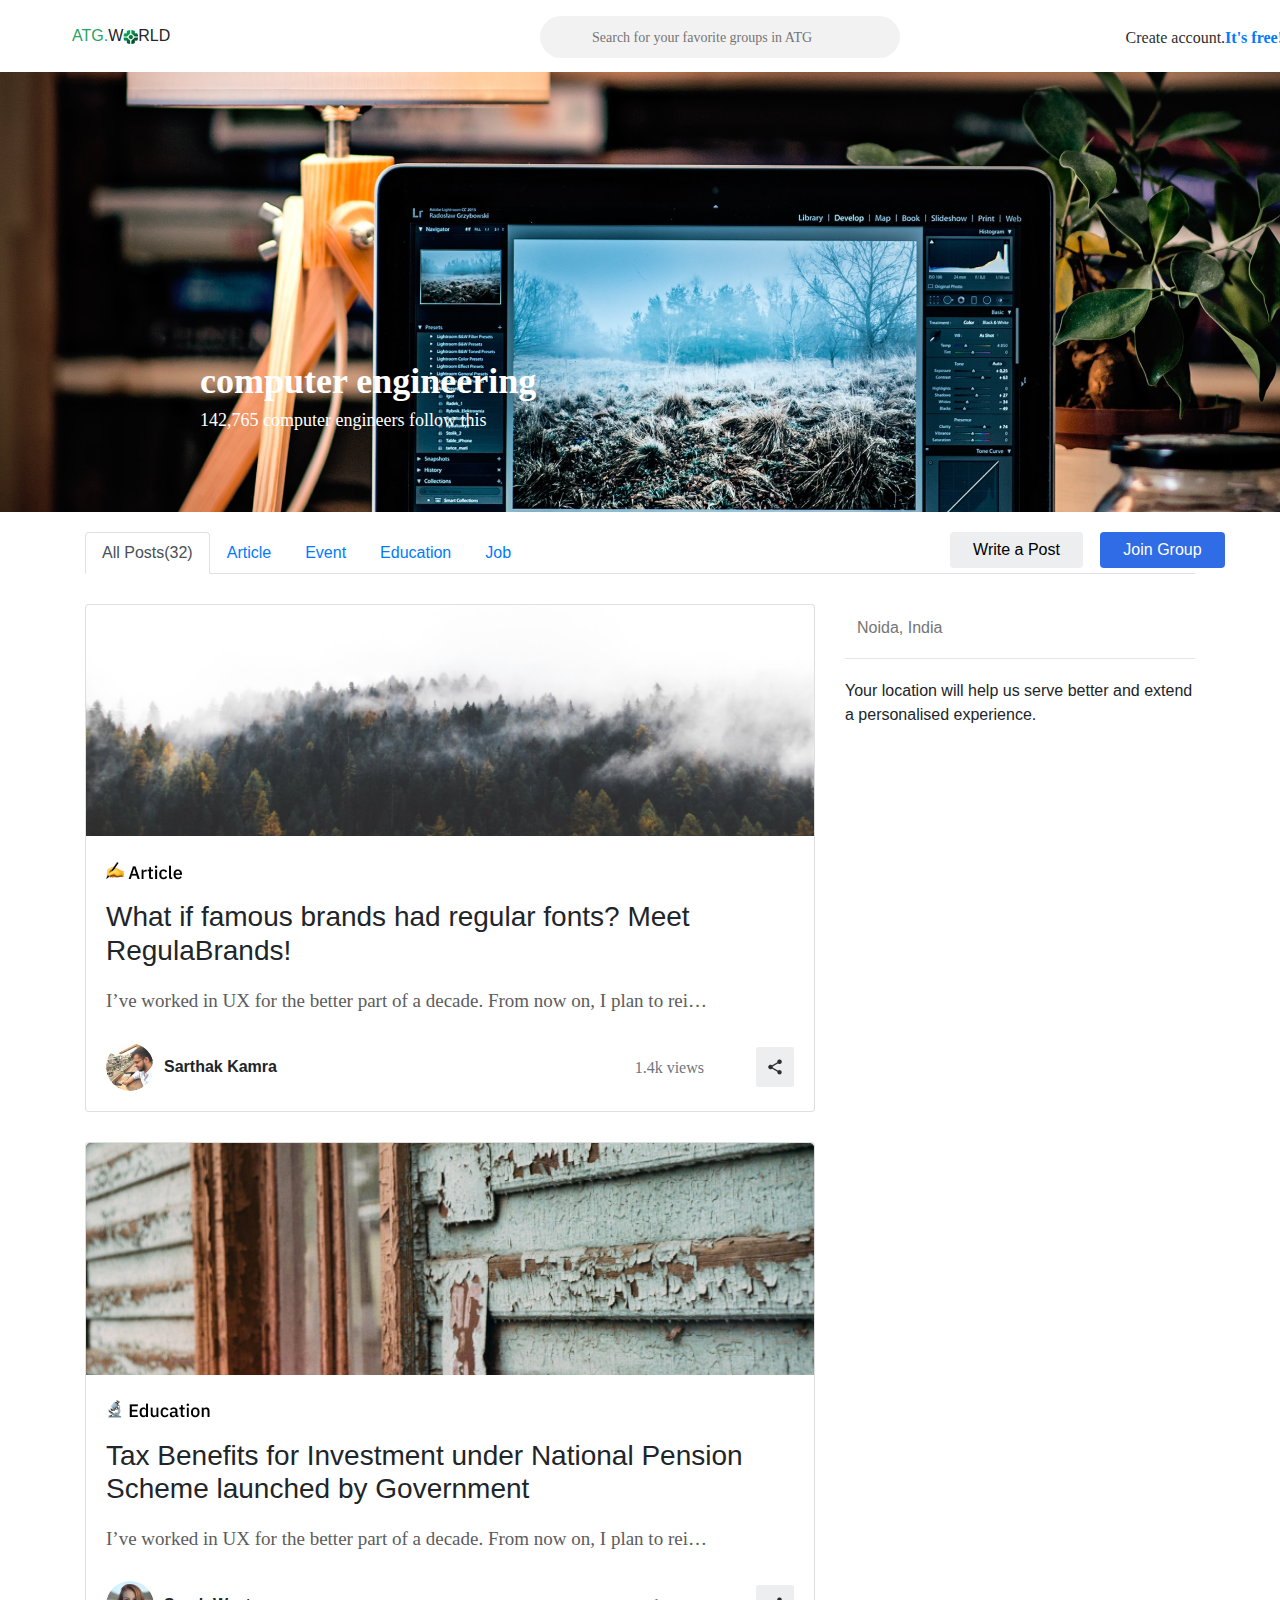
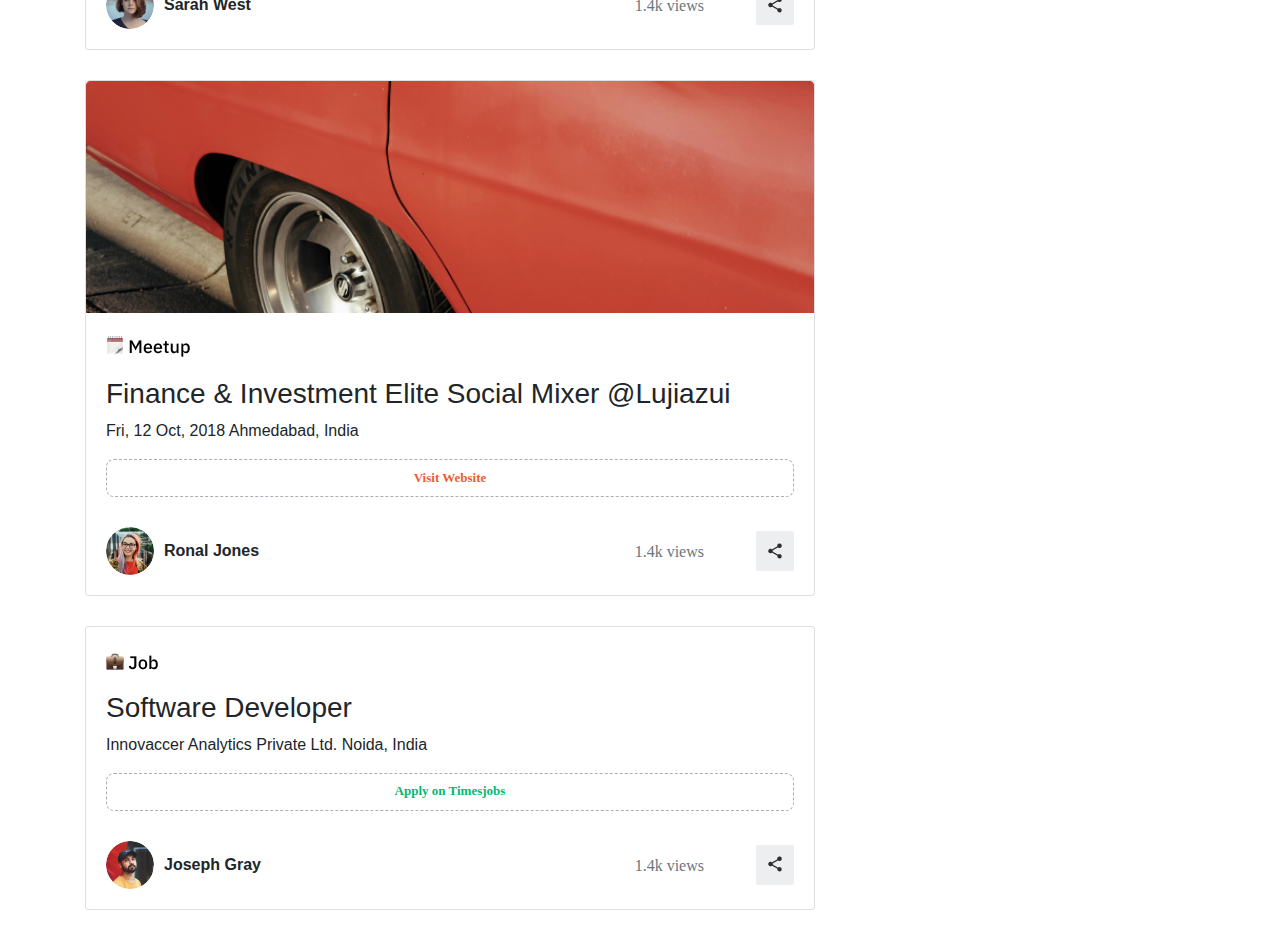
<file: index.html>
<!DOCTYPE html>
<html lang="en">
<head>
    <meta charset="UTF-8">
    <meta http-equiv="X-UA-Compatible" content="IE=edge">
    <meta name="viewport" content="width=device-width, initial-scale=1.0">
    <title>ATG.WORLD</title>
    <link rel="stylesheet" href="https://pro.fontawesome.com/releases/v5.10.0/css/all.css" integrity="sha384-AYmEC3Yw5cVb3ZcuHtOA93w35dYTsvhLPVnYs9eStHfGJvOvKxVfELGroGkvsg+p" crossorigin="anonymous"/>

    <link rel="stylesheet" href="./assets/vendor/bootstrap-4.3.1-dist/css/bootstrap.min.css">
    <link rel="stylesheet" href="./assets/css/main.css">
</head>
<body>
    
<section>
    <div class="container-fluid navbar">
        <div class="web-logo">
           <span>ATG.</span>W<img src="./assets/img/logo-Icon.jpg" alt="O">RLD
        </div>
        <div class="nav-search-bar">
           <i class="fas fa-search"></i><input id="nav-input" type="text" placeholder="Search for your favorite groups in ATG">
        </div>

        <div class="nav-login-function">
            Create account.<span><a href="#" data-toggle="modal" data-target="#exampleModalCenter">It's free!</a></span> <i class="fas fa-sort-down"></i>
        </div>
    </div>
</section>

<section>
    <div 
    class="container-fluid home-banner bg-image text-white"
    style="background-image: url('./assets/img/Rectangle2.png');">
        <h1>computer engineering</h1>
        <h6>142,765 computer engineers follow this</h6>
    </div>
</section>

<main>

    <!--SignUp-->
    <div class="modal fade bd-example-modal-lg" id="exampleModalCenter" tabindex="-1" role="dialog" aria-labelledby="exampleModalCenterTitle" aria-hidden="true">
        <div class="modal-dialog modal-dialog-centered modal-lg" role="document">
          <div class="modal-content">
            <div class="modal-header">
              <h5 class="modal-title" id="exampleModalCenterTitle">Let's learn, share & inspire each other with our passion for computer engineering. Sign up now <i class="fas fa-hand-spock"></i></h5>
              <button type="button" class="close" data-dismiss="modal" aria-label="Close">
                &times;
              </button>
            </div>
            <div class="modal-body">
              <div class="row">
                <div class="col">
                  <h2>Create Account</h2>
                  <table>
                    <tr>
                      <th><input type="text" class="form-control" placeholder="First name"></th>
                      <th><input type="text" class="form-control" placeholder="Last name"></th>
                    </tr>
                    <tr>
                      <td colspan="2">  
                        <input type="email" class="form-control" placeholder="Email">
                      </td>
                    </tr>
                    <tr>
                      <td colspan="2">
                        <input type="password" class="form-control" placeholder="Password">
                      </td>
                    </tr>
                    <tr>
                      <td colspan="2">
                        <input type="password" class="form-control" placeholder="Confirm Password">
                      </td>
                    </tr>
                  </table>
                  <button type="submit" class="btn btn-primary">Create Account</button>
                  <br>
                  <div class="api-singup-btn">
                    <button type="submit" class="btn fb-btn"><img src="./assets/img/fb-icon.png" alt=""> Sign up with Facebook</button>
                    <button type="submit" class="btn google-btn"><img src="./assets/img/google-icon.png" alt=""> Sign up with Google</button>
                  </div>
                </div>
                <div class="col">
                   <p>Already have an account? <span><a href="#" data-toggle="modal" data-target="#SinginModalCenter">Sign In</a></span></p>
                   <img class="login-img" src="./assets/img/login-img.png" alt="">
                   <p class="bottom-p">By signing up, you agree to our Terms & conditions, Privacy policy </p>
                </div>
              </div>
            </div>
          </div>
        </div>
    </div>

    <!--SignIN-->
    <div class="modal fade bd-example-modal-lg" id="SinginModalCenter" tabindex="-1" role="dialog" aria-labelledby="exampleModalCenterTitle" aria-hidden="true">
      <div class="modal-dialog modal-dialog-centered modal-lg" role="document">
        <div class="modal-content">
          <div class="modal-header">
            <h5 class="modal-title" id="exampleModalCenterTitle">Let's learn, share & inspire each other with our passion for computer engineering. Sign up now <i class="fas fa-hand-spock"></i></h5>
            <button type="button" class="close" data-dismiss="modal" aria-label="Close">
              &times;
            </button>
          </div>
          <div class="modal-body">
            <div class="row">
              <div class="col">
                <h2>Sign In</h2>
                <table>
                      <input type="email" class="form-control" placeholder="Email">
                      <input type="password" class="form-control" placeholder="Password">
                </table>
                <button type="submit" class="btn btn-primary">Sign In</button>
                <br>
                <div class="api-singup-btn">
                  <button type="submit" class="btn fb-btn"><img src="./assets/img/fb-icon.png" alt=""> Sign up with Facebook</button>
                  <button type="submit" class="btn google-btn"><img src="./assets/img/google-icon.png" alt=""> Sign up with Google</button>
                  <a href="#" style="margin-top: 10px; color: black; text-align: center">Forgot Password?</a>
                </div>
              </div>
              <div class="col">
                <p>Don’t have an account yet? <span><a href="#" data-toggle="modal" data-target="#exampleModalCenter">Create new for free!</a></span></p>
                 <img class="login-img" src="./assets/img/login-img.png" alt="">
              </div>
            </div>
          </div>
        </div>
      </div>
  </div>
    <!--Tabs & post section-->
    <section>
            <div class="container main-content-home-page">

                <div class="tab-btns">
                    <button class="tab-Write-Post-btn">Write a Post <i class="fas fa-sort-down"></i></button>
                    <button class="tab-Join-Group-btn" data-toggle="modal" data-target="#exampleModalCenter"><i class="fas fa-user-plus"></i> Join Group</button>
                </div>
              
                <ul class="nav nav-tabs" id="myTab" role="tablist">
                    <li class="nav-item">
                      <a class="nav-link active" id="home-tab" data-toggle="tab" href="#home" role="tab" aria-controls="home" aria-selected="true">All Posts(32)</a>
                    </li>
                    <li class="nav-item">
                      <a class="nav-link" id="Article-tab" data-toggle="tab" href="#Article" role="tab" aria-controls="Article" aria-selected="false">Article</a>
                    </li>
                    <li class="nav-item">
                      <a class="nav-link" id="Event-tab" data-toggle="tab" href="#Event" role="tab" aria-controls="Event" aria-selected="false">Event</a>
                    </li>
                    <li class="nav-item">
                        <a class="nav-link" id="Education-tab" data-toggle="tab" href="#Education" role="tab" aria-controls="Education" aria-selected="true">Education</a>
                      </li>
                      <li class="nav-item">
                        <a class="nav-link" id="Job-tab" data-toggle="tab" href="#Job" role="tab" aria-controls="Job" aria-selected="true">Job</a>
                      </li>
                  </ul>


                  <div class="row">
                      <!--tabs data-->
                      <div class="col col-sm-12 col-md-12 col-lg-8 col-xl-8">
                        <div class="tab-content" id="myTabContent">
                            <div class="tab-pane fade show active" id="home" role="tabpanel" aria-labelledby="home-tab">
                                <!--post1-->
                                <div class="card mb-3">
                                    <img src="./assets/img/post-img/post1.png" class="card-img-top" alt="...">
                                    <div class="card-body">
                                      <h5 class="card-title"><img src="./assets/img/✍️ Article.png" alt=""></h5>
                                        <!-- Default dropleft button -->
                                        <div class="dropleft">
                                            <button class="post-btn" data-toggle="dropdown"><i class="fas fa-ellipsis-h"></i></button>
                                            <div class="dropdown-menu">
                                                <a class="dropdown-item" href="#">Edit</a>
                                                <a class="dropdown-item" href="#">Report</a>
                                                <a class="dropdown-item" href="#">Option 3</a>
                                            </div>
                                        </div>
                                      <h3 class="card-text">What if famous brands had regular fonts? Meet RegulaBrands!</h3>
                                      <h6>I’ve worked in UX for the better part of a decade. From now on, I plan to rei…</h6>
                                        <div class="post-user-data">
                                            <img class="user-img" src="./assets/img/post-user1.png" alt=""><span>Sarthak Kamra</span>
                                            <p class="card-text"><small class="text-muted"><i class="fas fa-eye"></i> 1.4k views</small></p>
                                            <button><img src="./assets/img/Vector.png" alt=""></button>
                                        </div>
                                    </div>
                                  </div>
                                 <!--post2-->
                                 <div class="card mb-3">
                                    <img src="./assets/img/post-img/post2.png" class="card-img-top" alt="...">
                                    <div class="card-body">
                                      <h5 class="card-title"><img src="./assets/img/🔬️ Education.png" alt=""></h5>
                                        <!-- Default dropleft button -->
                                        <div class="dropleft">
                                            <button class="post-btn" data-toggle="dropdown"><i class="fas fa-ellipsis-h"></i></button>
                                            <div class="dropdown-menu">
                                                <a class="dropdown-item" href="#">Edit</a>
                                                <a class="dropdown-item" href="#">Report</a>
                                                <a class="dropdown-item" href="#">Option 3</a>
                                            </div>
                                        </div>
                                      <h3 class="card-text">Tax Benefits for Investment under National Pension Scheme launched by Government</h3>
                                      <h6>I’ve worked in UX for the better part of a decade. From now on, I plan to rei…</h6>
                                        <div class="post-user-data">
                                            <img class="user-img" src="./assets/img/post-user2.png" alt=""><span>Sarah West</span>
                                            <p class="card-text"><small class="text-muted"><i class="fas fa-eye"></i> 1.4k views</small></p>
                                            <button><img src="./assets/img/Vector.png" alt=""></button>
                                        </div>
                                    </div>
                                  </div>
                                   <!--post3-->
                                <div class="card mb-3">
                                    <img src="./assets/img/post-img/post3.png" class="card-img-top" alt="...">
                                    <div class="card-body">
                                      <h5 class="card-title"><img src="./assets/img/🗓️ Meetup.png" alt=""></h5>
                                        <!-- Default dropleft button -->
                                        <div class="dropleft">
                                            <button class="post-btn" data-toggle="dropdown"><i class="fas fa-ellipsis-h"></i></button>
                                            <div class="dropdown-menu">
                                                <a class="dropdown-item" href="#">Edit</a>
                                                <a class="dropdown-item" href="#">Report</a>
                                                <a class="dropdown-item" href="#">Option 3</a>
                                            </div>
                                        </div>
                                      <h3 class="card-text">Finance & Investment Elite Social Mixer @Lujiazui</h3>
                                        <p><i class="fas fa-calendar-day"></i> Fri, 12 Oct, 2018 <i class="fas fa-map-marker-alt"></i> Ahmedabad, India</p>
                                        <button class="card-meet-btn">Visit Website</button>
                                        <div class="post-user-data">
                                            <img class="user-img" src="./assets/img/post-user3.png" alt=""><span>Ronal Jones</span>
                                            <p class="card-text"><small class="text-muted"><i class="fas fa-eye"></i> 1.4k views</small></p>
                                            <button><img src="./assets/img/Vector.png" alt=""></button>
                                        </div>
                                    </div>
                                  </div>
                                   <!--post4-->
                                <div class="card mb-3">
                                    <div class="card-body">
                                      <h5 class="card-title"><img src="./assets/img/💼️ Job.png" alt=""></h5>
                                        <!-- Default dropleft button -->
                                        <div class="dropleft">
                                            <button class="post-btn" data-toggle="dropdown"><i class="fas fa-ellipsis-h"></i></button>
                                            <div class="dropdown-menu">
                                                <a class="dropdown-item" href="#">Edit</a>
                                                <a class="dropdown-item" href="#">Report</a>
                                                <a class="dropdown-item" href="#">Option 3</a>
                                            </div>
                                        </div>
                                      <h3 class="card-text">Software Developer</h3>
                                      <p><i class="fas fa-briefcase"></i> Innovaccer Analytics Private Ltd. <i class="fas fa-map-marker-alt"></i> Noida, India</p>
                                      <button class="card-job-btn">Apply on Timesjobs</button>
                                        <div class="post-user-data">
                                            <img class="user-img" src="./assets/img/post-user4.png" alt=""><span>Joseph Gray</span>
                                            <p class="card-text"><small class="text-muted"><i class="fas fa-eye"></i> 1.4k views</small></p>
                                            <button><img src="./assets/img/Vector.png" alt=""></button>
                                        </div>
                                    </div>
                                  </div>  
                            </div>
                            <div class="tab-pane fade" id="Article" role="tabpanel" aria-labelledby="Article-tab">
                                   <!--post1-->
                                   <div class="card mb-3">
                                    <img src="./assets/img/post-img/post1.png" class="card-img-top" alt="...">
                                    <div class="card-body">
                                      <h5 class="card-title"><img src="./assets/img/✍️ Article.png" alt=""></h5>
                                        <!-- Default dropleft button -->
                                        <div class="dropleft">
                                            <button class="post-btn" data-toggle="dropdown"><i class="fas fa-ellipsis-h"></i></button>
                                            <div class="dropdown-menu">
                                                <a class="dropdown-item" href="#">Edit</a>
                                                <a class="dropdown-item" href="#">Report</a>
                                                <a class="dropdown-item" href="#">Option 3</a>
                                            </div>
                                        </div>
                                      <h3 class="card-text">What if famous brands had regular fonts? Meet RegulaBrands!</h3>
                                      <h6>I’ve worked in UX for the better part of a decade. From now on, I plan to rei…</h6>
                                        <div class="post-user-data">
                                            <img class="user-img" src="./assets/img/post-user1.png" alt=""><span>Sarthak Kamra</span>
                                            <p class="card-text"><small class="text-muted"><i class="fas fa-eye"></i> 1.4k views</small></p>
                                            <button><img src="./assets/img/Vector.png" alt=""></button>
                                        </div>
                                    </div>
                                  </div>
                            </div>
                            <div class="tab-pane fade" id="Event" role="tabpanel" aria-labelledby="Event-tab">
                                    <!--post2-->
                                    <div class="card mb-3">
                                        <img src="./assets/img/post-img/post2.png" class="card-img-top" alt="...">
                                        <div class="card-body">
                                        <h5 class="card-title"><img src="./assets/img/🔬️ Education.png" alt=""></h5>
                                            <!-- Default dropleft button -->
                                            <div class="dropleft">
                                                <button class="post-btn" data-toggle="dropdown"><i class="fas fa-ellipsis-h"></i></button>
                                                <div class="dropdown-menu">
                                                    <a class="dropdown-item" href="#">Edit</a>
                                                    <a class="dropdown-item" href="#">Report</a>
                                                    <a class="dropdown-item" href="#">Option 3</a>
                                                </div>
                                            </div>
                                        <h3 class="card-text">Tax Benefits for Investment under National Pension Scheme launched by Government</h3>
                                        <h6>I’ve worked in UX for the better part of a decade. From now on, I plan to rei…</h6>
                                            <div class="post-user-data">
                                                <img class="user-img" src="./assets/img/post-user2.png" alt=""><span>Sarah West</span>
                                                <p class="card-text"><small class="text-muted"><i class="fas fa-eye"></i> 1.4k views</small></p>
                                                <button><img src="./assets/img/Vector.png" alt=""></button>
                                            </div>
                                        </div>
                                    </div>
                            </div>
                            <div class="tab-pane fade" id="Education" role="tabpanel" aria-labelledby="Education-tab">
                                    <!--post3-->
                                    <div class="card mb-3">
                                        <img src="./assets/img/post-img/post3.png" class="card-img-top" alt="...">
                                        <div class="card-body">
                                        <h5 class="card-title"><img src="./assets/img/🗓️ Meetup.png" alt=""></h5>
                                            <!-- Default dropleft button -->
                                            <div class="dropleft">
                                                <button class="post-btn" data-toggle="dropdown"><i class="fas fa-ellipsis-h"></i></button>
                                                <div class="dropdown-menu">
                                                    <a class="dropdown-item" href="#">Edit</a>
                                                    <a class="dropdown-item" href="#">Report</a>
                                                    <a class="dropdown-item" href="#">Option 3</a>
                                                </div>
                                            </div>
                                        <h3 class="card-text">Finance & Investment Elite Social Mixer @Lujiazui</h3>
                                            <p><i class="fas fa-calendar-day"></i> Fri, 12 Oct, 2018 <i class="fas fa-map-marker-alt"></i> Ahmedabad, India</p>
                                            <button class="card-meet-btn">Visit Website</button>
                                            <div class="post-user-data">
                                                <img class="user-img" src="./assets/img/post-user3.png" alt=""><span>Ronal Jones</span>
                                                <p class="card-text"><small class="text-muted"><i class="fas fa-eye"></i> 1.4k views</small></p>
                                                <button><img src="./assets/img/Vector.png" alt=""></button>
                                            </div>
                                        </div>
                                    </div>
                            </div>
                            <div class="tab-pane fade" id="Job" role="tabpanel" aria-labelledby="Job-tab">
                                    <!--post4-->
                                    <div class="card mb-3">
                                        <div class="card-body">
                                        <h5 class="card-title"><img src="./assets/img/💼️ Job.png" alt=""></h5>
                                            <!-- Default dropleft button -->
                                            <div class="dropleft">
                                                <button class="post-btn" data-toggle="dropdown"><i class="fas fa-ellipsis-h"></i></button>
                                                <div class="dropdown-menu">
                                                    <a class="dropdown-item" href="#">Edit</a>
                                                    <a class="dropdown-item" href="#">Report</a>
                                                    <a class="dropdown-item" href="#">Option 3</a>
                                                </div>
                                            </div>
                                        <h3 class="card-text">Software Developer</h3>
                                        <p><i class="fas fa-briefcase"></i> Innovaccer Analytics Private Ltd. <i class="fas fa-map-marker-alt"></i> Noida, India</p>
                                        <button class="card-job-btn">Apply on Timesjobs</button>
                                            <div class="post-user-data">
                                                <img class="user-img" src="./assets/img/post-user4.png" alt=""><span>Joseph Gray</span>
                                                <p class="card-text"><small class="text-muted"><i class="fas fa-eye"></i> 1.4k views</small></p>
                                                <button><img src="./assets/img/Vector.png" alt=""></button>
                                            </div>
                                        </div>
                                    </div> 
                            </div>
                          </div>
                      </div>
                      <!--user data-->
                      <div class="col">
                          <div class="users-side-bar">
                            <i class="fas fa-map-marker-alt"></i><input type="text" placeholder="Noida, India" readonly><i class="fas fa-pen"></i>
                            <hr>
                            <p><i class="fas fa-exclamation-circle"></i> Your location will help us serve better and extend a personalised experience.</p>
                        </div>
                      </div>
                  </div>
            </div>
    </section>

</main>


    <script src="https://code.jquery.com/jquery-3.3.1.slim.min.js" integrity="sha384-q8i/X+965DzO0rT7abK41JStQIAqVgRVzpbzo5smXKp4YfRvH+8abtTE1Pi6jizo" crossorigin="anonymous"></script>
    <script src="https://cdnjs.cloudflare.com/ajax/libs/popper.js/1.14.7/umd/popper.min.js" integrity="sha384-UO2eT0CpHqdSJQ6hJty5KVphtPhzWj9WO1clHTMGa3JDZwrnQq4sF86dIHNDz0W1" crossorigin="anonymous"></script>
    <script src="./assets/vendor/bootstrap-4.3.1-dist/js/bootstrap.min.js"></script>
</body>
</html>
</file>
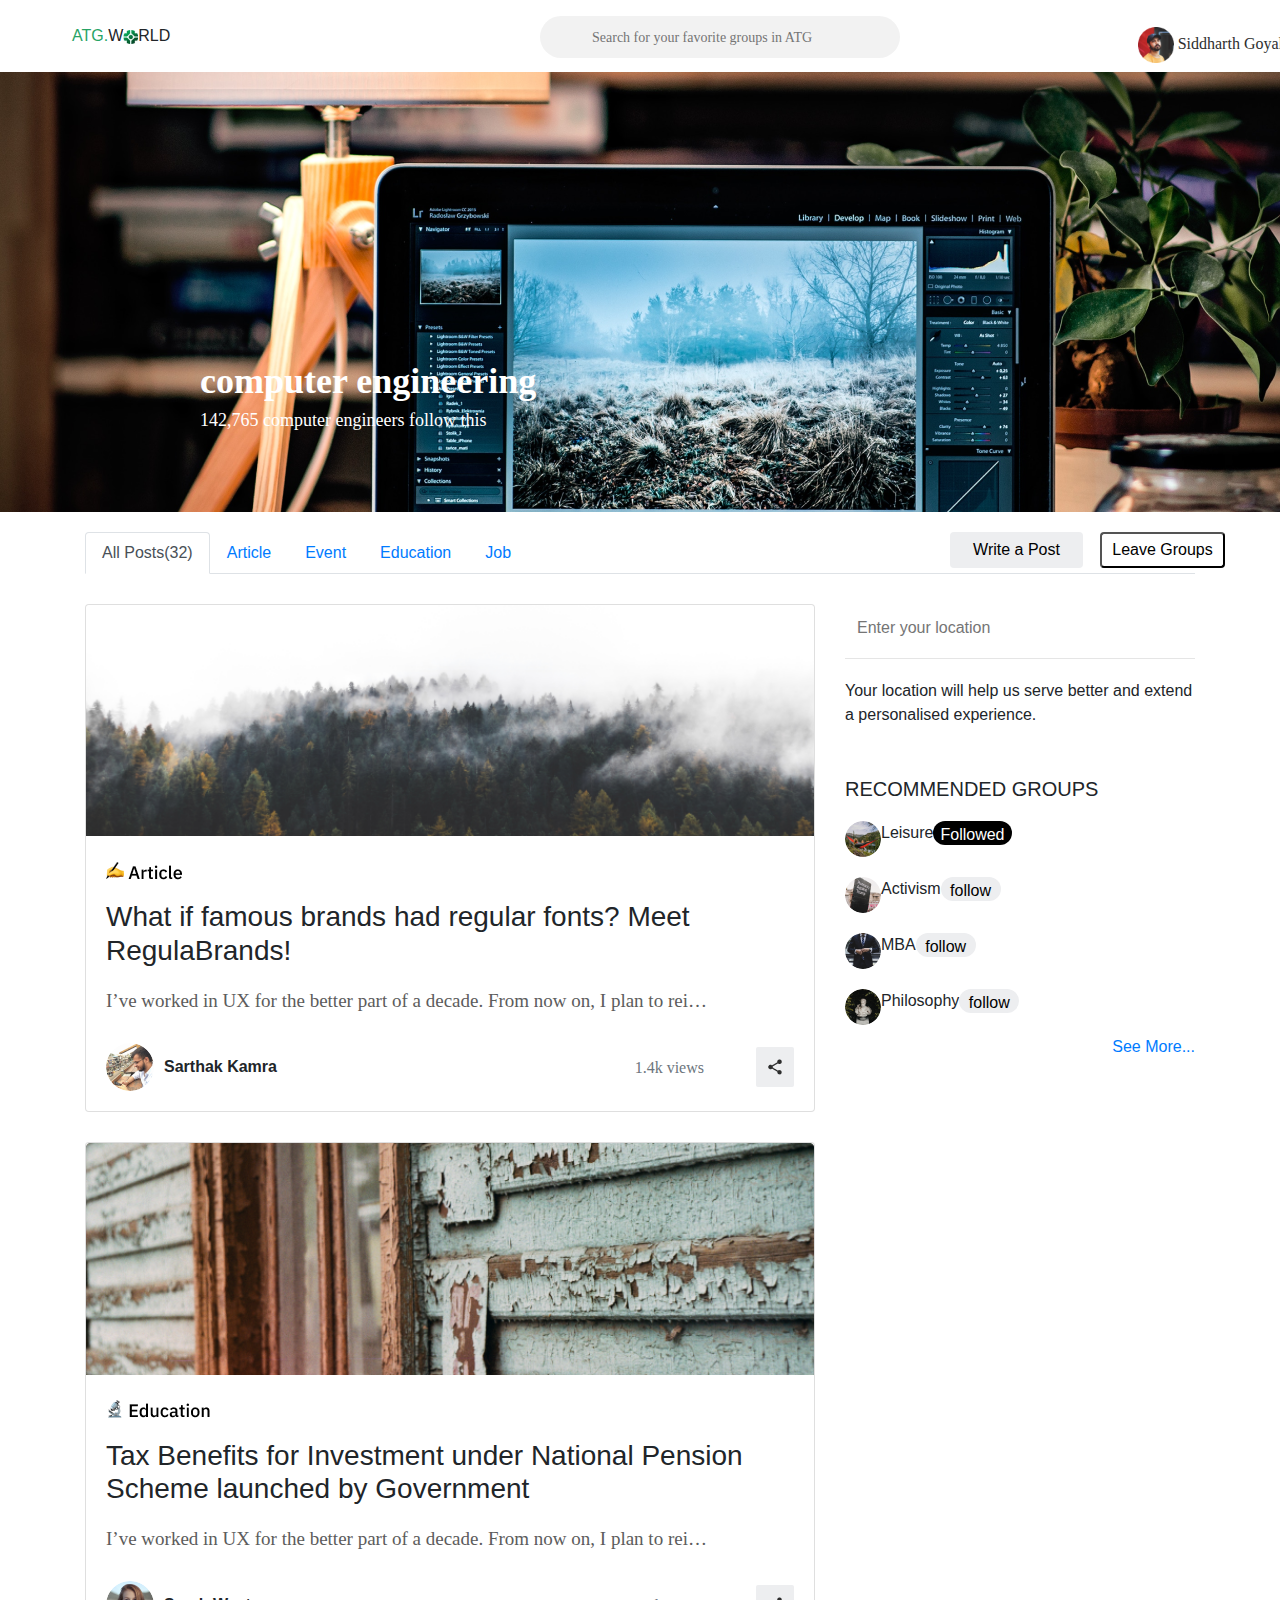
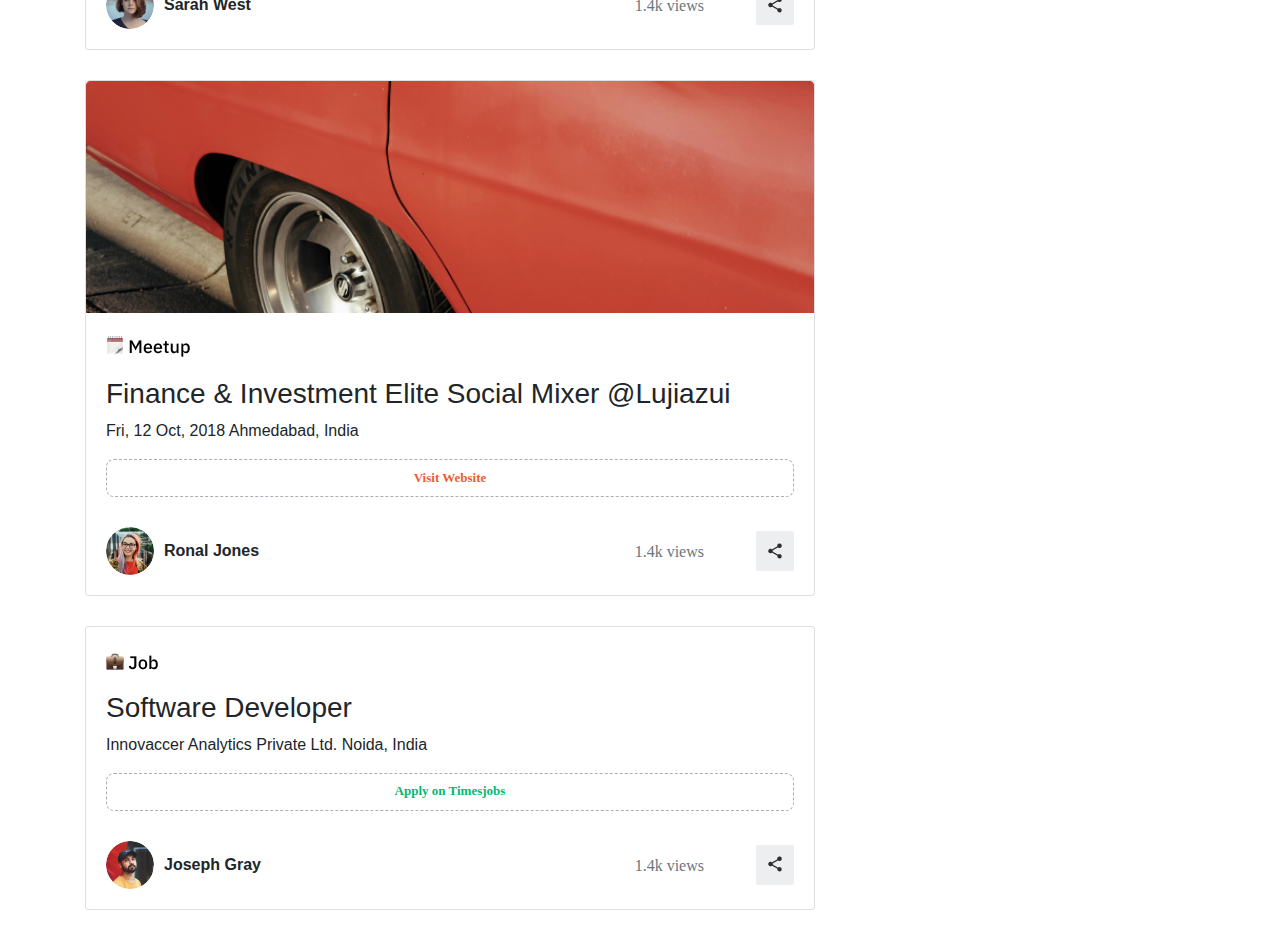
<file: pages/login-user-page.html>
<!DOCTYPE html>
<html lang="en">
<head>
    <meta charset="UTF-8">
    <meta http-equiv="X-UA-Compatible" content="IE=edge">
    <meta name="viewport" content="width=device-width, initial-scale=1.0">
    <title>ATG.WORLD | user</title>
    <link rel="stylesheet" href="https://pro.fontawesome.com/releases/v5.10.0/css/all.css" integrity="sha384-AYmEC3Yw5cVb3ZcuHtOA93w35dYTsvhLPVnYs9eStHfGJvOvKxVfELGroGkvsg+p" crossorigin="anonymous"/>

    <link rel="stylesheet" href="../assets/vendor/bootstrap-4.3.1-dist/css/bootstrap.min.css">
    <link rel="stylesheet" href="../assets/css/main.css">
</head>
<body>
 <!--Navbar-->
<section>
    <div class="container-fluid navbar">
        <div class="web-logo">
           <span>ATG.</span>W<img src="../assets/img/logo-Icon.jpg" alt="O">RLD
        </div>
        <div class="nav-search-bar">
           <i class="fas fa-search"></i><input id="nav-input" type="text" placeholder="Search for your favorite groups in ATG">
        </div>

        <div class="nav-login-function">
            <img src="../assets/img/post-user4.png" alt="" width="36px" height="36px"> Siddharth Goyal <i class="fas fa-sort-down"></i>
        </div>
    </div>
</section>

<!--banner-->
<section>
    <div 
    class="container-fluid home-banner bg-image text-white"
    style="background-image: url('../assets/img/Rectangle2.png');">
        <h1>computer engineering</h1>
        <h6>142,765 computer engineers follow this</h6>
    </div>
</section>

<main>
    <!--Tabs & post section-->
    <section>
            <div class="container main-content-home-page">

                <div class="tab-btns">
                    <button class="tab-Write-Post-btn">Write a Post <i class="fas fa-sort-down"></i></button>
                    <button class="tab-Join-Group-btn" style="background-color: #fff; color: black; border-color: black;"><i class="fas fa-sign-out-alt"></i> Leave Groups</button>
                </div>
              
                <ul class="nav nav-tabs" id="myTab" role="tablist">
                    <li class="nav-item">
                      <a class="nav-link active" id="home-tab" data-toggle="tab" href="#home" role="tab" aria-controls="home" aria-selected="true">All Posts(32)</a>
                    </li>
                    <li class="nav-item">
                      <a class="nav-link" id="Article-tab" data-toggle="tab" href="#Article" role="tab" aria-controls="Article" aria-selected="false">Article</a>
                    </li>
                    <li class="nav-item">
                      <a class="nav-link" id="Event-tab" data-toggle="tab" href="#Event" role="tab" aria-controls="Event" aria-selected="false">Event</a>
                    </li>
                    <li class="nav-item">
                        <a class="nav-link" id="Education-tab" data-toggle="tab" href="#Education" role="tab" aria-controls="Education" aria-selected="true">Education</a>
                      </li>
                      <li class="nav-item">
                        <a class="nav-link" id="Job-tab" data-toggle="tab" href="#Job" role="tab" aria-controls="Job" aria-selected="true">Job</a>
                      </li>
                  </ul>


                  <div class="row">
                     <!--tabs data-->
                     <div class="col col-sm-12 col-md-12 col-lg-8 col-xl-8">
                        <div class="tab-content" id="myTabContent">
                            <div class="tab-pane fade show active" id="home" role="tabpanel" aria-labelledby="home-tab">
                                <!--post1-->
                                <div class="card mb-3">
                                    <img src="../assets/img/post-img/post1.png" class="card-img-top" alt="...">
                                    <div class="card-body">
                                      <h5 class="card-title"><img src="../assets/img/✍️ Article.png" alt=""></h5>
                                        <!-- Default dropleft button -->
                                        <div class="dropleft">
                                            <button class="post-btn" data-toggle="dropdown"><i class="fas fa-ellipsis-h"></i></button>
                                            <div class="dropdown-menu">
                                                <a class="dropdown-item" href="#">Edit</a>
                                                <a class="dropdown-item" href="#">Report</a>
                                                <a class="dropdown-item" href="#">Option 3</a>
                                            </div>
                                        </div>
                                      <h3 class="card-text">What if famous brands had regular fonts? Meet RegulaBrands!</h3>
                                      <h6>I’ve worked in UX for the better part of a decade. From now on, I plan to rei…</h6>
                                        <div class="post-user-data">
                                            <img class="user-img" src="../assets/img/post-user1.png" alt=""><span>Sarthak Kamra</span>
                                            <p class="card-text"><small class="text-muted"><i class="fas fa-eye"></i> 1.4k views</small></p>
                                            <button><img src="../assets/img/Vector.png" alt=""></button>
                                        </div>
                                    </div>
                                  </div>
                                 <!--post2-->
                                 <div class="card mb-3">
                                    <img src="../assets/img/post-img/post2.png" class="card-img-top" alt="...">
                                    <div class="card-body">
                                      <h5 class="card-title"><img src="../assets/img/🔬️ Education.png" alt=""></h5>
                                        <!-- Default dropleft button -->
                                        <div class="dropleft">
                                            <button class="post-btn" data-toggle="dropdown"><i class="fas fa-ellipsis-h"></i></button>
                                            <div class="dropdown-menu">
                                                <a class="dropdown-item" href="#">Edit</a>
                                                <a class="dropdown-item" href="#">Report</a>
                                                <a class="dropdown-item" href="#">Option 3</a>
                                            </div>
                                        </div>
                                      <h3 class="card-text">Tax Benefits for Investment under National Pension Scheme launched by Government</h3>
                                      <h6>I’ve worked in UX for the better part of a decade. From now on, I plan to rei…</h6>
                                        <div class="post-user-data">
                                            <img class="user-img" src="../assets/img/post-user2.png" alt=""><span>Sarah West</span>
                                            <p class="card-text"><small class="text-muted"><i class="fas fa-eye"></i> 1.4k views</small></p>
                                            <button><img src="../assets/img/Vector.png" alt=""></button>
                                        </div>
                                    </div>
                                  </div>
                                   <!--post3-->
                                <div class="card mb-3">
                                    <img src="../assets/img/post-img/post3.png" class="card-img-top" alt="...">
                                    <div class="card-body">
                                      <h5 class="card-title"><img src="../assets/img/🗓️ Meetup.png" alt=""></h5>
                                        <!-- Default dropleft button -->
                                        <div class="dropleft">
                                            <button class="post-btn" data-toggle="dropdown"><i class="fas fa-ellipsis-h"></i></button>
                                            <div class="dropdown-menu">
                                                <a class="dropdown-item" href="#">Edit</a>
                                                <a class="dropdown-item" href="#">Report</a>
                                                <a class="dropdown-item" href="#">Option 3</a>
                                            </div>
                                        </div>
                                      <h3 class="card-text">Finance & Investment Elite Social Mixer @Lujiazui</h3>
                                        <p><i class="fas fa-calendar-day"></i> Fri, 12 Oct, 2018 <i class="fas fa-map-marker-alt"></i> Ahmedabad, India</p>
                                        <button class="card-meet-btn">Visit Website</button>
                                        <div class="post-user-data">
                                            <img class="user-img" src="../assets/img/post-user3.png" alt=""><span>Ronal Jones</span>
                                            <p class="card-text"><small class="text-muted"><i class="fas fa-eye"></i> 1.4k views</small></p>
                                            <button><img src="../assets/img/Vector.png" alt=""></button>
                                        </div>
                                    </div>
                                  </div>
                                   <!--post4-->
                                <div class="card mb-3">
                                    <div class="card-body">
                                      <h5 class="card-title"><img src="../assets/img/💼️ Job.png" alt=""></h5>
                                        <!-- Default dropleft button -->
                                        <div class="dropleft">
                                            <button class="post-btn" data-toggle="dropdown"><i class="fas fa-ellipsis-h"></i></button>
                                            <div class="dropdown-menu">
                                                <a class="dropdown-item" href="#">Edit</a>
                                                <a class="dropdown-item" href="#">Report</a>
                                                <a class="dropdown-item" href="#">Option 3</a>
                                            </div>
                                        </div>
                                      <h3 class="card-text">Software Developer</h3>
                                      <p><i class="fas fa-briefcase"></i> Innovaccer Analytics Private Ltd. <i class="fas fa-map-marker-alt"></i> Noida, India</p>
                                      <button class="card-job-btn">Apply on Timesjobs</button>
                                        <div class="post-user-data">
                                            <img class="user-img" src="../assets/img/post-user4.png" alt=""><span>Joseph Gray</span>
                                            <p class="card-text"><small class="text-muted"><i class="fas fa-eye"></i> 1.4k views</small></p>
                                            <button><img src="../assets/img/Vector.png" alt=""></button>
                                        </div>
                                    </div>
                                  </div>  
                            </div>
                            <div class="tab-pane fade" id="Article" role="tabpanel" aria-labelledby="Article-tab">
                                   <!--post1-->
                                   <div class="card mb-3">
                                    <img src="../assets/img/post-img/post1.png" class="card-img-top" alt="...">
                                    <div class="card-body">
                                      <h5 class="card-title"><img src="../assets/img/✍️ Article.png" alt=""></h5>
                                        <!-- Default dropleft button -->
                                        <div class="dropleft">
                                            <button class="post-btn" data-toggle="dropdown"><i class="fas fa-ellipsis-h"></i></button>
                                            <div class="dropdown-menu">
                                                <a class="dropdown-item" href="#">Edit</a>
                                                <a class="dropdown-item" href="#">Report</a>
                                                <a class="dropdown-item" href="#">Option 3</a>
                                            </div>
                                        </div>
                                      <h3 class="card-text">What if famous brands had regular fonts? Meet RegulaBrands!</h3>
                                      <h6>I’ve worked in UX for the better part of a decade. From now on, I plan to rei…</h6>
                                        <div class="post-user-data">
                                            <img class="user-img" src="../assets/img/post-user1.png" alt=""><span>Sarthak Kamra</span>
                                            <p class="card-text"><small class="text-muted"><i class="fas fa-eye"></i> 1.4k views</small></p>
                                            <button><img src="../assets/img/Vector.png" alt=""></button>
                                        </div>
                                    </div>
                                  </div>
                            </div>
                            <div class="tab-pane fade" id="Event" role="tabpanel" aria-labelledby="Event-tab">
                                    <!--post2-->
                                    <div class="card mb-3">
                                        <img src="../assets/img/post-img/post2.png" class="card-img-top" alt="...">
                                        <div class="card-body">
                                        <h5 class="card-title"><img src="../assets/img/🔬️ Education.png" alt=""></h5>
                                            <!-- Default dropleft button -->
                                            <div class="dropleft">
                                                <button class="post-btn" data-toggle="dropdown"><i class="fas fa-ellipsis-h"></i></button>
                                                <div class="dropdown-menu">
                                                    <a class="dropdown-item" href="#">Edit</a>
                                                    <a class="dropdown-item" href="#">Report</a>
                                                    <a class="dropdown-item" href="#">Option 3</a>
                                                </div>
                                            </div>
                                        <h3 class="card-text">Tax Benefits for Investment under National Pension Scheme launched by Government</h3>
                                        <h6>I’ve worked in UX for the better part of a decade. From now on, I plan to rei…</h6>
                                            <div class="post-user-data">
                                                <img class="user-img" src="../assets/img/post-user2.png" alt=""><span>Sarah West</span>
                                                <p class="card-text"><small class="text-muted"><i class="fas fa-eye"></i> 1.4k views</small></p>
                                                <button><img src="../assets/img/Vector.png" alt=""></button>
                                            </div>
                                        </div>
                                    </div>
                            </div>
                            <div class="tab-pane fade" id="Education" role="tabpanel" aria-labelledby="Education-tab">
                                    <!--post3-->
                                    <div class="card mb-3">
                                        <img src="../assets/img/post-img/post3.png" class="card-img-top" alt="...">
                                        <div class="card-body">
                                        <h5 class="card-title"><img src="../assets/img/🗓️ Meetup.png" alt=""></h5>
                                            <!-- Default dropleft button -->
                                            <div class="dropleft">
                                                <button class="post-btn" data-toggle="dropdown"><i class="fas fa-ellipsis-h"></i></button>
                                                <div class="dropdown-menu">
                                                    <a class="dropdown-item" href="#">Edit</a>
                                                    <a class="dropdown-item" href="#">Report</a>
                                                    <a class="dropdown-item" href="#">Option 3</a>
                                                </div>
                                            </div>
                                        <h3 class="card-text">Finance & Investment Elite Social Mixer @Lujiazui</h3>
                                            <p><i class="fas fa-calendar-day"></i> Fri, 12 Oct, 2018 <i class="fas fa-map-marker-alt"></i> Ahmedabad, India</p>
                                            <button class="card-meet-btn">Visit Website</button>
                                            <div class="post-user-data">
                                                <img class="user-img" src="../assets/img/post-user3.png" alt=""><span>Ronal Jones</span>
                                                <p class="card-text"><small class="text-muted"><i class="fas fa-eye"></i> 1.4k views</small></p>
                                                <button><img src="../assets/img/Vector.png" alt=""></button>
                                            </div>
                                        </div>
                                    </div>
                            </div>
                            <div class="tab-pane fade" id="Job" role="tabpanel" aria-labelledby="Job-tab">
                                    <!--post4-->
                                    <div class="card mb-3">
                                        <div class="card-body">
                                        <h5 class="card-title"><img src="../assets/img/💼️ Job.png" alt=""></h5>
                                            <!-- Default dropleft button -->
                                            <div class="dropleft">
                                                <button class="post-btn" data-toggle="dropdown"><i class="fas fa-ellipsis-h"></i></button>
                                                <div class="dropdown-menu">
                                                    <a class="dropdown-item" href="#">Edit</a>
                                                    <a class="dropdown-item" href="#">Report</a>
                                                    <a class="dropdown-item" href="#">Option 3</a>
                                                </div>
                                            </div>
                                        <h3 class="card-text">Software Developer</h3>
                                        <p><i class="fas fa-briefcase"></i> Innovaccer Analytics Private Ltd. <i class="fas fa-map-marker-alt"></i> Noida, India</p>
                                        <button class="card-job-btn">Apply on Timesjobs</button>
                                            <div class="post-user-data">
                                                <img class="user-img" src="../assets/img/post-user4.png" alt=""><span>Joseph Gray</span>
                                                <p class="card-text"><small class="text-muted"><i class="fas fa-eye"></i> 1.4k views</small></p>
                                                <button><img src="../assets/img/Vector.png" alt=""></button>
                                            </div>
                                        </div>
                                    </div> 
                            </div>
                          </div>
                      </div>
                      <!--user data-->
                      <div class="col">
                          <div class="users-side-bar">
                            <i class="fas fa-map-marker-alt"></i><input type="text" placeholder="Enter your location"><i class="fas fa-times"></i>
                            <hr>
                            <p><i class="fas fa-exclamation-circle"></i> Your location will help us serve better and extend a personalised experience.</p>
                            <h5><i class="fas fa-thumbs-up"></i> RECOMMENDED GROUPS</h5>

                            <div class="user-data">
                                <div class="users">
                                    <img src="../assets/img/user2.png" alt=""> Leisure <Button style="background-color: black; color: #fff; width: auto; padding: 0px 5px;">Followed</Button>
                                </div>
                                <div class="users">
                                    <img src="../assets/img/user4.png" alt=""> Activism <Button>follow</Button>
                                </div>
                                <div class="users">
                                    <img src="../assets/img/user3.png" alt=""> MBA <Button>follow</Button>
                                </div>
                                <div class="users">
                                    <img src="../assets/img/user1.png" alt=""> Philosophy <Button>follow</Button>
                                </div>
                            </div>

                            <div class="more-user">
                                <a href="#SeeMore">See More...</a>
                            </div>
                        </div>
                      </div>
                  </div>
            </div>
    </section>

</main>


    <script src="https://code.jquery.com/jquery-3.3.1.slim.min.js" integrity="sha384-q8i/X+965DzO0rT7abK41JStQIAqVgRVzpbzo5smXKp4YfRvH+8abtTE1Pi6jizo" crossorigin="anonymous"></script>
    <script src="https://cdnjs.cloudflare.com/ajax/libs/popper.js/1.14.7/umd/popper.min.js" integrity="sha384-UO2eT0CpHqdSJQ6hJty5KVphtPhzWj9WO1clHTMGa3JDZwrnQq4sF86dIHNDz0W1" crossorigin="anonymous"></script>
    <script src="../assets/vendor/bootstrap-4.3.1-dist/js/bootstrap.min.js"></script>
</body>
</html>
</file>
<file: assets/css/main.css>
@import "./responsive.css";

*{margin: 0px; padding: 0px;}
/*--------------------------------------NAVBAR--------------------------------------*/
.navbar{
    width: auto;
    
    height: 72px;
    left: 0px;
    top: 0px;
}
.web-logo{
    position: absolute;
    width: 162.57px;
    height: 24px;
    left: 72px;
    top: 24px;
}
.web-logo span{
    color: #27A365;
}
.web-logo img{
    width: 15px;
    height: 14px;
}
.nav-search-bar{
    position: absolute;
    width: 360px;
    height: 42px;
    left: 540px;
    top: 16px;
    background: #F2F2F2;
    border-radius: 21px;    
    display: inline-flex;
}
.nav-search-bar .fas{
    position:inherit;
    color: #7A7A7A;
    margin: 12px 15px 1px 15px;
}
.nav-search-bar #nav-input{
    margin: 12px 68px 11px 50px;
    width: 242px;
    height: 19px;
    left: 590px;
    top: 28px;
    font-family: IBM Plex Sans;
    font-style: normal;
    font-weight: 500;
    font-size: 14px;
    line-height: 18px;
    color: #5C5C5C;
    outline: none;
    border-color: transparent;
}
.nav-search-bar input[type="text"]{
    background-color: #F2F2F2; 
}
.nav-login-function{
    position: absolute;
    width: 183px;
    height: 21px;
    left: 1100px;
    top: 27px;
    font-family: IBM Plex Sans;
    font-style: normal;
    font-weight: 500;
    font-size: 16px;
    line-height: 21px;
    text-align: right;
    color: #2E2E2E;
}
.nav-login-function span{
    color: #2f6ce5;
    font-weight: 900;
}
.nav-login-function .fas{
    position: absolute;
    left: 0%;
    right: -15px;
    top: 0%;
    bottom: 0%; 
}
/*--------------------------------------Home Banner--------------------------------------*/
.home-banner{
    width: 1440x;
    height: 440px;
    left: 0px;
    top: 72px;
    background-image: url("./assets/img/Rectangle2.png");
    background-repeat: no-repeat;
    background-color: #cccccc;
}
.home-banner h1{
    position: absolute;
    width: 378px;
    height: 47px;
    left: 200px;
    top: 358px;
    font-family: IBM Plex Sans;
    font-style: normal;
    font-weight: bold;
    font-size: 36px;
    line-height: 47px;
    color: #FFFFFF;
}
.home-banner h6{
    position: absolute;
    width: 327px;
    height: 23px;
    left: 200px;
    top: 409px;
    font-family: IBM Plex Sans;
    font-style: normal;
    font-weight: normal;
    font-size: 18px;
    line-height: 23px;
    color: #FFFFFF;
}
/*--------------------------------------post card data--------------------------------------*/
.main-content-home-page{
    margin-top: 20px;
}

/*tabs button*/
.tab-btns .tab-Write-Post-btn{
    position: absolute;
    width: 133px;
    height: 36px;
    left: 950px;
    top: 532px;
    outline: none;
    background: #EDEEF0;
    border-radius: 4px;
    border-color: transparent;
}
.tab-btns .tab-Join-Group-btn{
    position: absolute;
    width: 125px;
    height: 36px;
    left: 1100px;
    top: 532px;
    outline: none;
    color: #fff;
    background: #2F6CE5;
    border-radius: 4px;
    border-color: transparent;
}

.main-content-home-page .card{
    margin-top: 30px;
}
.main-content-home-page .card h3{
    margin-top: 20px;
}
.main-content-home-page .card h6{
    margin-top: 20px;
    font-family: IBM Plex Sans;
    font-style: normal;
    font-weight: normal;
    font-size: 19px;
    line-height: 134.17%;
    color: #5C5C5C;
}
.main-content-home-page .card .post-btn{
    position: absolute;
    right: 10px;
    background-color: transparent;
    border-color: transparent;
    outline: none;
}
.main-content-home-page .card .post-user-data{
    display: flex;
    align-items: center;
    margin-top: 30px;
}
.main-content-home-page .card .post-user-data .user-img{
    width: 48px;
    height: 48px;   
    border-radius: 24px;
    margin-right: 10px;
}
.main-content-home-page .card .post-user-data span{
    font-weight: bold;
}
.main-content-home-page .card .post-user-data p{
    position: absolute;
    margin: 10px;
    right: 100px;
    font-family: IBM Plex Sans;
    font-style: normal;
    font-weight: 500;
    font-size: 20px;
    line-height: 18px;
    text-align: right;
    color: #525252;
}
.main-content-home-page .card .post-user-data button{
    position: absolute;
    padding: 5px 10px 7px 10px;
    right: 20px;
    background: #EDEEF0;
    border-radius: 2px;
    border-color: transparent;
    outline: none;
}
/*meet tab*/
.main-content-home-page .card .card-meet-btn{
    width: 100%;
    height: 38px;
    background: #FFFFFF;
    border: 0.7px dashed #A9AEB8;
    box-sizing: border-box;
    border-radius: 8px;
    font-family: IBM Plex Sans;
    font-style: normal;
    font-weight: 600;
    font-size: 13px;
    line-height: 140.4%;
    text-align: center;
    color: #E56135;
    outline: none;
}
/*job tab*/
.main-content-home-page .card .card-job-btn{
    width: 100%;
    height: 38px;
    background: #FFFFFF;
    border: 0.7px dashed #A9AEB8;
    box-sizing: border-box;
    border-radius: 8px; 
    font-family: IBM Plex Sans;
    font-style: normal;
    font-weight: 600;
    font-size: 13px;
    line-height: 140.4%;
    text-align: center;
    color: #02B875;
    outline: none;
}
/*--------------------------------------user data--------------------------------------*/
.users-side-bar{
    margin-top: 40px;
    border-bottom:#ddd 10px;
}
.users-side-bar input{
    margin-left: 10px;
    width: 80%;
    border-color: transparent;
    outline: none;
}   
.users-side-bar p{
    margin-top: 20px;
}
.users-side-bar h5{
    margin-top: 50px;
}
.users-side-bar .user-data{
    margin-bottom: 10px;
}
.users-side-bar .users{
    display: flex;
    margin-top: 20px;
}
.users-side-bar .users img{
    width: 36px;
    height: 36px;
    border-radius: 21px;
}
.users-side-bar .users button{
    width: 60px;
    height: 24px;
    background: #EDEEF0;
    border-radius: 14px;
    outline: none;
    border-color: transparent;
}
.users-side-bar .more-user{
    float: right;
}
/*--------------------------------------signIn/login fun--------------------------------------*/
.modal .close{
    margin-top: -80px;
    background: #FFFFFF;
    height: 25px;
    width: 25px;
    border-radius: 50px;
    padding:0px 5px;
    text-align: center;
    outline: none;
}
.modal .modal-header{
    background-color: #EFFFF4;
    border-radius: 8px 8px 0px 0px;
}
.modal .modal-title{
    margin: 0;
    padding: 0;
    width: 100%;
    height: 100%;
    font-family: IBM Plex Sans;
    font-style: normal;
    font-weight: 500;
    font-size: 14px;
    line-height: 16px;
    text-align: center;
    color: #008A45;
}
.modal .modal-body h2{
    font-family: IBM Plex Sans;
    font-style: normal;
    font-weight: bold;
    font-size: 24px;
    line-height: 31px;
    
    color: #000000;
}
.modal-body .btn-primary{
    margin-top: 20px;
    width: 100%;
    border-radius: 50px;
}
.modal table input{
    background-color: #F7F8FA;
}
.modal .api-singup-btn{
    margin-top: 20px;
}
.modal .api-singup-btn .fb-btn,.google-btn{
    margin-top: 10px;
    width: 100%;
    border: 0.6px solid #D9D9DB;
}
.modal p{
    font-family: IBM Plex Sans;
    font-style: normal;
    font-weight: normal;
    font-size: 13px;
    line-height: 17px; 
    text-align: right;
    color: #3D3D3D;
}
.modal .bottom-p{
    font-family: IBM Plex Sans;
    font-style: normal;
    font-weight: normal;
    font-size: 11px;
    line-height: 16px;
    text-align: center;
    letter-spacing: -0.008em;
    color: #000000;
    opacity: 0.6;
}
</file>
